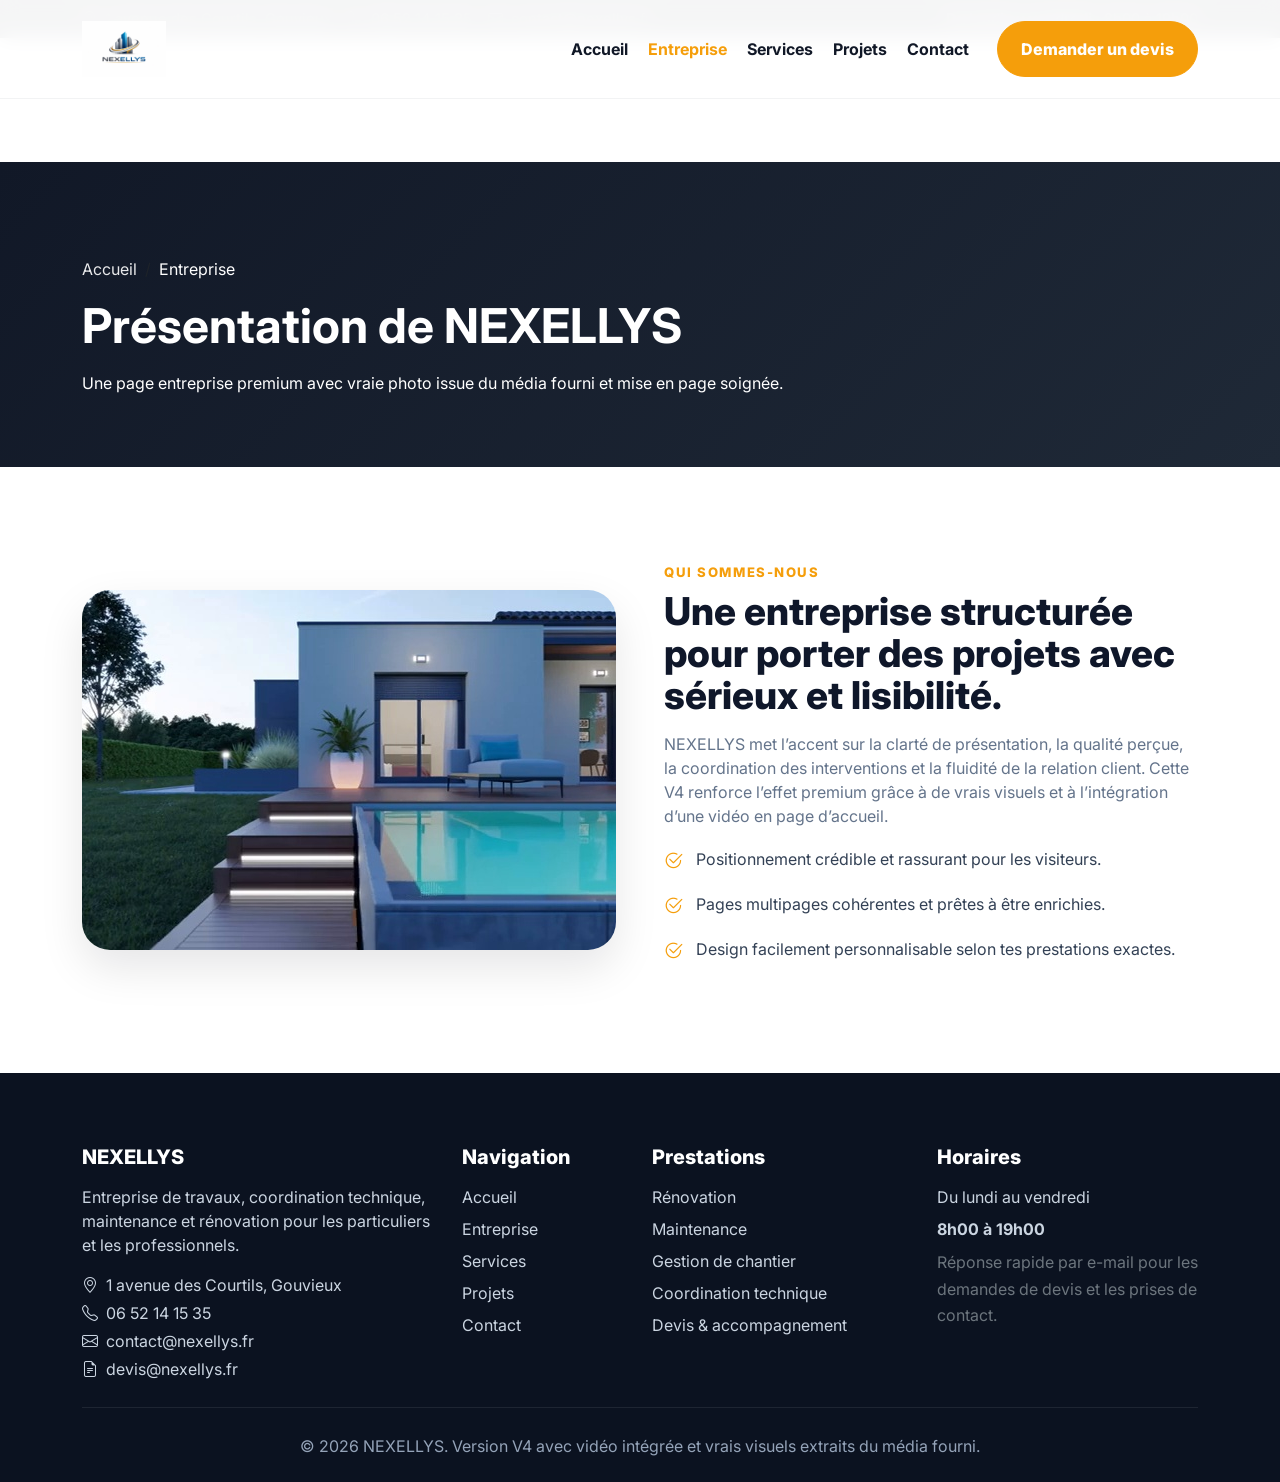
<file: about.html>
<!DOCTYPE html>
    <html lang="fr">
    <head>
      <meta charset="utf-8">
      <meta name="viewport" content="width=device-width, initial-scale=1">
      <title>NEXELLYS - Entreprise</title>
      <meta name="description" content="NEXELLYS - travaux, rénovation, coordination technique et maintenance.">
      <link rel="preconnect" href="https://fonts.googleapis.com">
      <link rel="preconnect" href="https://fonts.gstatic.com" crossorigin>
      <link href="https://fonts.googleapis.com/css2?family=Inter:wght@400;500;600;700;800&display=swap" rel="stylesheet">
      <link href="https://cdn.jsdelivr.net/npm/bootstrap@5.3.3/dist/css/bootstrap.min.css" rel="stylesheet">
      <link href="https://cdn.jsdelivr.net/npm/bootstrap-icons@1.11.3/font/bootstrap-icons.css" rel="stylesheet">
      <link href="assets/css/style.css" rel="stylesheet">
    </head>
    <body>
      <div class="topbar py-2">
        <div class="container d-flex flex-column flex-md-row justify-content-between gap-2">
          <div class="d-flex flex-wrap gap-3">
            <span><i class="bi bi-geo-alt me-2"></i>1 avenue des Courtils, Gouvieux</span>
            <span><i class="bi bi-telephone me-2"></i>06 52 14 15 35</span>
            <span><i class="bi bi-envelope me-2"></i>contact@nexellys.fr</span>
          </div>
          <div><strong>Du lundi au vendredi</strong> · 8h00 à 19h00</div>
        </div>
      </div>

      <header class="header fixed-top">
        <nav class="navbar navbar-expand-lg">
          <div class="container py-2">
            <a class="navbar-brand d-flex align-items-center gap-2" href="index.html">
              <img src="assets/img/nexellys.png" alt="Nexellys">
            </a>
            <button class="navbar-toggler" type="button" data-bs-toggle="collapse" data-bs-target="#mainNav">
              <span class="navbar-toggler-icon"></span>
            </button>
            <div class="collapse navbar-collapse" id="mainNav">
              <ul class="navbar-nav ms-auto align-items-lg-center gap-lg-1">
                <li class="nav-item"><a class="nav-link " href="index.html">Accueil</a></li>
                <li class="nav-item"><a class="nav-link active" href="about.html">Entreprise</a></li>
                <li class="nav-item"><a class="nav-link " href="services.html">Services</a></li>
                <li class="nav-item"><a class="nav-link " href="projects.html">Projets</a></li>
                <li class="nav-item"><a class="nav-link " href="contact.html">Contact</a></li>
                <li class="nav-item ms-lg-3"><a class="btn btn-brand" href="contact.html">Demander un devis</a></li>
              </ul>
            </div>
          </div>
        </nav>
      </header>


<section class="page-hero">
  <div class="container">
    <nav aria-label="breadcrumb">
      <ol class="breadcrumb mb-3">
        <li class="breadcrumb-item"><a href="index.html">Accueil</a></li>
        <li class="breadcrumb-item active text-white">Entreprise</li>
      </ol>
    </nav>
    <h1 class="display-5 fw-bold mb-3">Présentation de NEXELLYS</h1>
    <p class="mb-0 col-lg-8">Une page entreprise premium avec vraie photo issue du média fourni et mise en page soignée.</p>
  </div>
</section>

<section class="section">
  <div class="container">
    <div class="row align-items-center g-5">
      <div class="col-lg-6">
        <img class="media-photo" src="assets/img/photo-3.jpg" alt="Nexellys entreprise">
      </div>
      <div class="col-lg-6">
        <span class="section-subtitle">Qui sommes-nous</span>
        <h2 class="section-title">Une entreprise structurée pour porter des projets avec sérieux et lisibilité.</h2>
        <p class="section-description">NEXELLYS met l’accent sur la clarté de présentation, la qualité perçue, la coordination des interventions et la fluidité de la relation client. Cette V4 renforce l’effet premium grâce à de vrais visuels et à l’intégration d’une vidéo en page d’accueil.</p>
        <ul class="feature-list">
          <li><i class="bi bi-check2-circle"></i><span>Positionnement crédible et rassurant pour les visiteurs.</span></li>
          <li><i class="bi bi-check2-circle"></i><span>Pages multipages cohérentes et prêtes à être enrichies.</span></li>
          <li><i class="bi bi-check2-circle"></i><span>Design facilement personnalisable selon tes prestations exactes.</span></li>
        </ul>
      </div>
    </div>
  </div>
</section>


      <footer class="footer">
        <div class="container">
          <div class="row g-4">
            <div class="col-lg-4">
              <h5>NEXELLYS</h5>
              <p class="mb-3">Entreprise de travaux, coordination technique, maintenance et rénovation pour les particuliers et les professionnels.</p>
              <p class="mb-1"><i class="bi bi-geo-alt me-2"></i>1 avenue des Courtils, Gouvieux</p>
              <p class="mb-1"><i class="bi bi-telephone me-2"></i>06 52 14 15 35</p>
              <p class="mb-1"><i class="bi bi-envelope me-2"></i>contact@nexellys.fr</p>
              <p class="mb-0"><i class="bi bi-file-earmark-text me-2"></i>devis@nexellys.fr</p>
            </div>
            <div class="col-lg-2 col-md-4">
              <h5>Navigation</h5>
              <ul class="list-unstyled d-grid gap-2">
                <li><a href="index.html">Accueil</a></li>
                <li><a href="about.html">Entreprise</a></li>
                <li><a href="services.html">Services</a></li>
                <li><a href="projects.html">Projets</a></li>
                <li><a href="contact.html">Contact</a></li>
              </ul>
            </div>
            <div class="col-lg-3 col-md-4">
              <h5>Prestations</h5>
              <ul class="list-unstyled d-grid gap-2">
                <li>Rénovation</li>
                <li>Maintenance</li>
                <li>Gestion de chantier</li>
                <li>Coordination technique</li>
                <li>Devis & accompagnement</li>
              </ul>
            </div>
            <div class="col-lg-3 col-md-4">
              <h5>Horaires</h5>
              <p class="mb-2">Du lundi au vendredi</p>
              <p class="mb-2"><strong>8h00 à 19h00</strong></p>
              <p class="small-muted mb-0">Réponse rapide par e-mail pour les demandes de devis et les prises de contact.</p>
            </div>
          </div>
          <div class="copyright text-center">© 2026 NEXELLYS. Version V4 avec vidéo intégrée et vrais visuels extraits du média fourni.</div>
        </div>
      </footer>

      <script src="https://cdn.jsdelivr.net/npm/bootstrap@5.3.3/dist/js/bootstrap.bundle.min.js"></script>
      <script src="assets/js/main.js"></script>
    </body>
    </html>
</file>
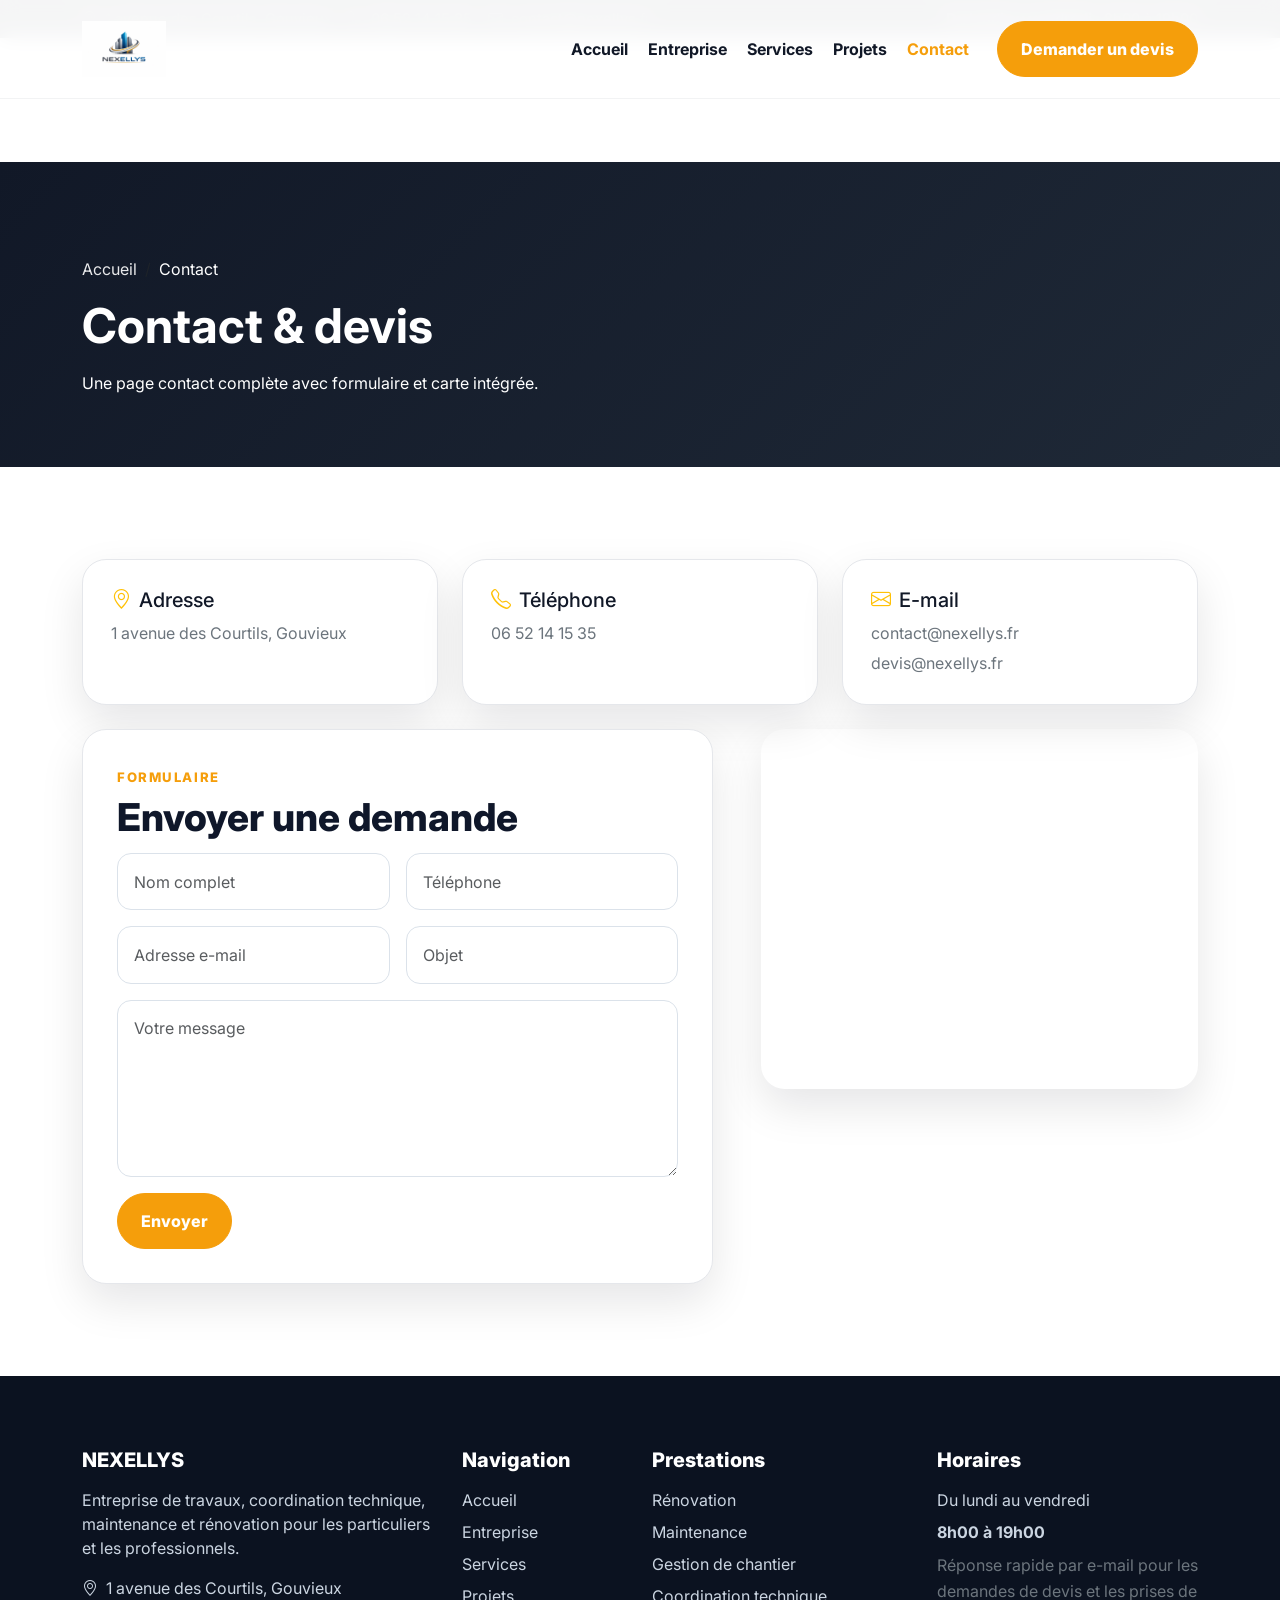
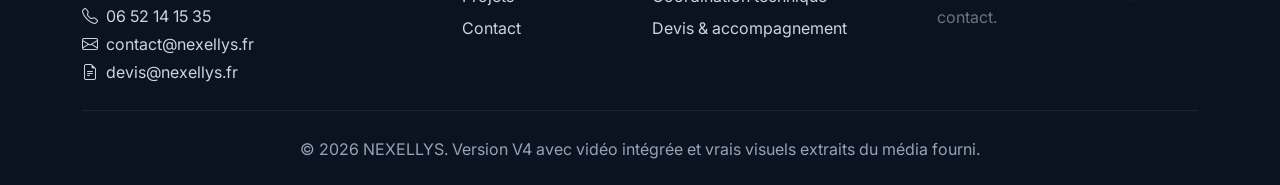
<file: contact.html>
<!DOCTYPE html>
    <html lang="fr">
    <head>
      <meta charset="utf-8">
      <meta name="viewport" content="width=device-width, initial-scale=1">
      <title>NEXELLYS - Contact</title>
      <meta name="description" content="NEXELLYS - travaux, rénovation, coordination technique et maintenance.">
      <link rel="preconnect" href="https://fonts.googleapis.com">
      <link rel="preconnect" href="https://fonts.gstatic.com" crossorigin>
      <link href="https://fonts.googleapis.com/css2?family=Inter:wght@400;500;600;700;800&display=swap" rel="stylesheet">
      <link href="https://cdn.jsdelivr.net/npm/bootstrap@5.3.3/dist/css/bootstrap.min.css" rel="stylesheet">
      <link href="https://cdn.jsdelivr.net/npm/bootstrap-icons@1.11.3/font/bootstrap-icons.css" rel="stylesheet">
      <link href="assets/css/style.css" rel="stylesheet">
    </head>
    <body>
      <div class="topbar py-2">
        <div class="container d-flex flex-column flex-md-row justify-content-between gap-2">
          <div class="d-flex flex-wrap gap-3">
            <span><i class="bi bi-geo-alt me-2"></i>1 avenue des Courtils, Gouvieux</span>
            <span><i class="bi bi-telephone me-2"></i>06 52 14 15 35</span>
            <span><i class="bi bi-envelope me-2"></i>contact@nexellys.fr</span>
          </div>
          <div><strong>Du lundi au vendredi</strong> · 8h00 à 19h00</div>
        </div>
      </div>

      <header class="header fixed-top">
        <nav class="navbar navbar-expand-lg">
          <div class="container py-2">
            <a class="navbar-brand d-flex align-items-center gap-2" href="index.html">
              <img src="assets/img/nexellys.png" alt="Nexellys">
            </a>
            <button class="navbar-toggler" type="button" data-bs-toggle="collapse" data-bs-target="#mainNav">
              <span class="navbar-toggler-icon"></span>
            </button>
            <div class="collapse navbar-collapse" id="mainNav">
              <ul class="navbar-nav ms-auto align-items-lg-center gap-lg-1">
                <li class="nav-item"><a class="nav-link " href="index.html">Accueil</a></li>
                <li class="nav-item"><a class="nav-link " href="about.html">Entreprise</a></li>
                <li class="nav-item"><a class="nav-link " href="services.html">Services</a></li>
                <li class="nav-item"><a class="nav-link " href="projects.html">Projets</a></li>
                <li class="nav-item"><a class="nav-link active" href="contact.html">Contact</a></li>
                <li class="nav-item ms-lg-3"><a class="btn btn-brand" href="contact.html">Demander un devis</a></li>
              </ul>
            </div>
          </div>
        </nav>
      </header>


<section class="page-hero">
  <div class="container">
    <nav aria-label="breadcrumb">
      <ol class="breadcrumb mb-3">
        <li class="breadcrumb-item"><a href="index.html">Accueil</a></li>
        <li class="breadcrumb-item active text-white">Contact</li>
      </ol>
    </nav>
    <h1 class="display-5 fw-bold mb-3">Contact & devis</h1>
    <p class="mb-0 col-lg-8">Une page contact complète avec formulaire et carte intégrée.</p>
  </div>
</section>

<section class="section">
  <div class="container">
    <div class="row g-4 mb-4">
      <div class="col-lg-4"><div class="contact-card"><h5><i class="bi bi-geo-alt me-2 text-warning"></i>Adresse</h5><p class="mb-0 small-muted">1 avenue des Courtils, Gouvieux</p></div></div>
      <div class="col-lg-4"><div class="contact-card"><h5><i class="bi bi-telephone me-2 text-warning"></i>Téléphone</h5><p class="mb-0 small-muted">06 52 14 15 35</p></div></div>
      <div class="col-lg-4"><div class="contact-card"><h5><i class="bi bi-envelope me-2 text-warning"></i>E-mail</h5><p class="mb-1 small-muted">contact@nexellys.fr</p><p class="mb-0 small-muted">devis@nexellys.fr</p></div></div>
    </div>
    <div class="row g-5">
      <div class="col-lg-7">
        <div class="quote-card">
          <span class="section-subtitle">Formulaire</span>
          <h2 class="section-title">Envoyer une demande</h2>
          <div class="row g-3">
            <div class="col-md-6"><input class="form-control" placeholder="Nom complet"></div>
            <div class="col-md-6"><input class="form-control" placeholder="Téléphone"></div>
            <div class="col-md-6"><input class="form-control" placeholder="Adresse e-mail"></div>
            <div class="col-md-6"><input class="form-control" placeholder="Objet"></div>
            <div class="col-12"><textarea class="form-control" rows="6" placeholder="Votre message"></textarea></div>
            <div class="col-12"><button class="btn btn-brand">Envoyer</button></div>
          </div>
        </div>
      </div>
      <div class="col-lg-5">
        <iframe class="map-embed" loading="lazy" allowfullscreen
          src="https://www.google.com/maps?q=1%20avenue%20des%20courtils%20Gouvieux&output=embed"></iframe>
      </div>
    </div>
  </div>
</section>


      <footer class="footer">
        <div class="container">
          <div class="row g-4">
            <div class="col-lg-4">
              <h5>NEXELLYS</h5>
              <p class="mb-3">Entreprise de travaux, coordination technique, maintenance et rénovation pour les particuliers et les professionnels.</p>
              <p class="mb-1"><i class="bi bi-geo-alt me-2"></i>1 avenue des Courtils, Gouvieux</p>
              <p class="mb-1"><i class="bi bi-telephone me-2"></i>06 52 14 15 35</p>
              <p class="mb-1"><i class="bi bi-envelope me-2"></i>contact@nexellys.fr</p>
              <p class="mb-0"><i class="bi bi-file-earmark-text me-2"></i>devis@nexellys.fr</p>
            </div>
            <div class="col-lg-2 col-md-4">
              <h5>Navigation</h5>
              <ul class="list-unstyled d-grid gap-2">
                <li><a href="index.html">Accueil</a></li>
                <li><a href="about.html">Entreprise</a></li>
                <li><a href="services.html">Services</a></li>
                <li><a href="projects.html">Projets</a></li>
                <li><a href="contact.html">Contact</a></li>
              </ul>
            </div>
            <div class="col-lg-3 col-md-4">
              <h5>Prestations</h5>
              <ul class="list-unstyled d-grid gap-2">
                <li>Rénovation</li>
                <li>Maintenance</li>
                <li>Gestion de chantier</li>
                <li>Coordination technique</li>
                <li>Devis & accompagnement</li>
              </ul>
            </div>
            <div class="col-lg-3 col-md-4">
              <h5>Horaires</h5>
              <p class="mb-2">Du lundi au vendredi</p>
              <p class="mb-2"><strong>8h00 à 19h00</strong></p>
              <p class="small-muted mb-0">Réponse rapide par e-mail pour les demandes de devis et les prises de contact.</p>
            </div>
          </div>
          <div class="copyright text-center">© 2026 NEXELLYS. Version V4 avec vidéo intégrée et vrais visuels extraits du média fourni.</div>
        </div>
      </footer>

      <script src="https://cdn.jsdelivr.net/npm/bootstrap@5.3.3/dist/js/bootstrap.bundle.min.js"></script>
      <script src="assets/js/main.js"></script>
    </body>
    </html>
</file>
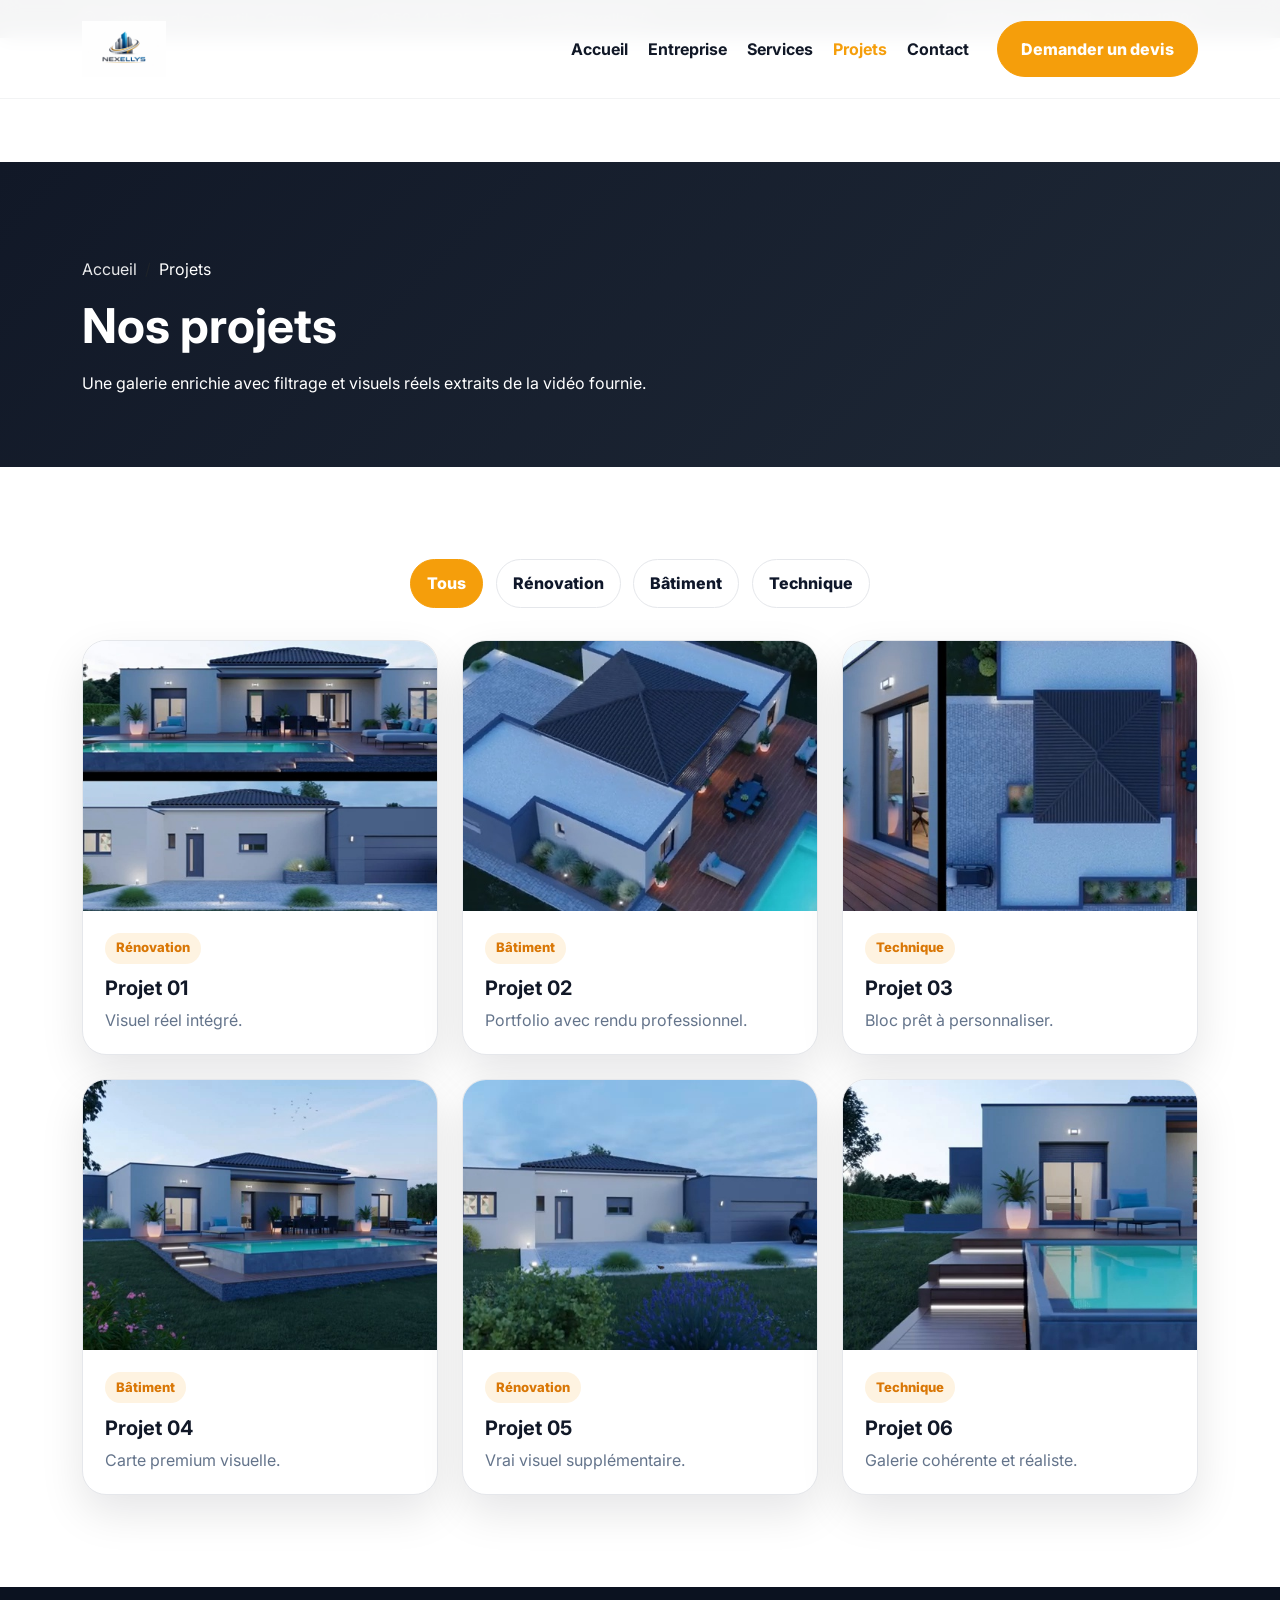
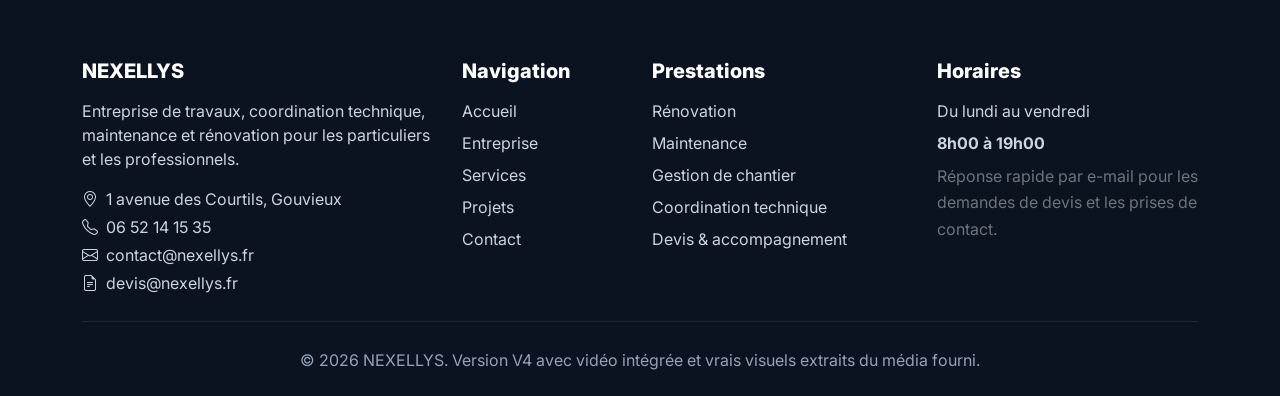
<file: projects.html>
<!DOCTYPE html>
    <html lang="fr">
    <head>
      <meta charset="utf-8">
      <meta name="viewport" content="width=device-width, initial-scale=1">
      <title>NEXELLYS - Projets</title>
      <meta name="description" content="NEXELLYS - travaux, rénovation, coordination technique et maintenance.">
      <link rel="preconnect" href="https://fonts.googleapis.com">
      <link rel="preconnect" href="https://fonts.gstatic.com" crossorigin>
      <link href="https://fonts.googleapis.com/css2?family=Inter:wght@400;500;600;700;800&display=swap" rel="stylesheet">
      <link href="https://cdn.jsdelivr.net/npm/bootstrap@5.3.3/dist/css/bootstrap.min.css" rel="stylesheet">
      <link href="https://cdn.jsdelivr.net/npm/bootstrap-icons@1.11.3/font/bootstrap-icons.css" rel="stylesheet">
      <link href="assets/css/style.css" rel="stylesheet">
    </head>
    <body>
      <div class="topbar py-2">
        <div class="container d-flex flex-column flex-md-row justify-content-between gap-2">
          <div class="d-flex flex-wrap gap-3">
            <span><i class="bi bi-geo-alt me-2"></i>1 avenue des Courtils, Gouvieux</span>
            <span><i class="bi bi-telephone me-2"></i>06 52 14 15 35</span>
            <span><i class="bi bi-envelope me-2"></i>contact@nexellys.fr</span>
          </div>
          <div><strong>Du lundi au vendredi</strong> · 8h00 à 19h00</div>
        </div>
      </div>

      <header class="header fixed-top">
        <nav class="navbar navbar-expand-lg">
          <div class="container py-2">
            <a class="navbar-brand d-flex align-items-center gap-2" href="index.html">
              <img src="assets/img/nexellys.png" alt="Nexellys">
            </a>
            <button class="navbar-toggler" type="button" data-bs-toggle="collapse" data-bs-target="#mainNav">
              <span class="navbar-toggler-icon"></span>
            </button>
            <div class="collapse navbar-collapse" id="mainNav">
              <ul class="navbar-nav ms-auto align-items-lg-center gap-lg-1">
                <li class="nav-item"><a class="nav-link " href="index.html">Accueil</a></li>
                <li class="nav-item"><a class="nav-link " href="about.html">Entreprise</a></li>
                <li class="nav-item"><a class="nav-link " href="services.html">Services</a></li>
                <li class="nav-item"><a class="nav-link active" href="projects.html">Projets</a></li>
                <li class="nav-item"><a class="nav-link " href="contact.html">Contact</a></li>
                <li class="nav-item ms-lg-3"><a class="btn btn-brand" href="contact.html">Demander un devis</a></li>
              </ul>
            </div>
          </div>
        </nav>
      </header>


<section class="page-hero">
  <div class="container">
    <nav aria-label="breadcrumb">
      <ol class="breadcrumb mb-3">
        <li class="breadcrumb-item"><a href="index.html">Accueil</a></li>
        <li class="breadcrumb-item active text-white">Projets</li>
      </ol>
    </nav>
    <h1 class="display-5 fw-bold mb-3">Nos projets</h1>
    <p class="mb-0 col-lg-8">Une galerie enrichie avec filtrage et visuels réels extraits de la vidéo fournie.</p>
  </div>
</section>

<section class="section">
  <div class="container">
    <div class="project-filters">
      <button class="active" data-filter="all">Tous</button>
      <button data-filter="renovation">Rénovation</button>
      <button data-filter="batiment">Bâtiment</button>
      <button data-filter="technique">Technique</button>
    </div>
    <div class="row g-4">
      <div class="col-lg-4 col-md-6 project-item" data-category="renovation"><div class="project-card"><img src="assets/img/photo-4.jpg" alt=""><div class="project-body"><span class="tag">Rénovation</span><h5 class="fw-bold">Projet 01</h5><p>Visuel réel intégré.</p></div></div></div>
      <div class="col-lg-4 col-md-6 project-item" data-category="batiment"><div class="project-card"><img src="assets/img/photo-5.jpg" alt=""><div class="project-body"><span class="tag">Bâtiment</span><h5 class="fw-bold">Projet 02</h5><p>Portfolio avec rendu professionnel.</p></div></div></div>
      <div class="col-lg-4 col-md-6 project-item" data-category="technique"><div class="project-card"><img src="assets/img/photo-6.jpg" alt=""><div class="project-body"><span class="tag">Technique</span><h5 class="fw-bold">Projet 03</h5><p>Bloc prêt à personnaliser.</p></div></div></div>
      <div class="col-lg-4 col-md-6 project-item" data-category="batiment"><div class="project-card"><img src="assets/img/photo-1.jpg" alt=""><div class="project-body"><span class="tag">Bâtiment</span><h5 class="fw-bold">Projet 04</h5><p>Carte premium visuelle.</p></div></div></div>
      <div class="col-lg-4 col-md-6 project-item" data-category="renovation"><div class="project-card"><img src="assets/img/photo-2.jpg" alt=""><div class="project-body"><span class="tag">Rénovation</span><h5 class="fw-bold">Projet 05</h5><p>Vrai visuel supplémentaire.</p></div></div></div>
      <div class="col-lg-4 col-md-6 project-item" data-category="technique"><div class="project-card"><img src="assets/img/photo-3.jpg" alt=""><div class="project-body"><span class="tag">Technique</span><h5 class="fw-bold">Projet 06</h5><p>Galerie cohérente et réaliste.</p></div></div></div>
    </div>
  </div>
</section>


      <footer class="footer">
        <div class="container">
          <div class="row g-4">
            <div class="col-lg-4">
              <h5>NEXELLYS</h5>
              <p class="mb-3">Entreprise de travaux, coordination technique, maintenance et rénovation pour les particuliers et les professionnels.</p>
              <p class="mb-1"><i class="bi bi-geo-alt me-2"></i>1 avenue des Courtils, Gouvieux</p>
              <p class="mb-1"><i class="bi bi-telephone me-2"></i>06 52 14 15 35</p>
              <p class="mb-1"><i class="bi bi-envelope me-2"></i>contact@nexellys.fr</p>
              <p class="mb-0"><i class="bi bi-file-earmark-text me-2"></i>devis@nexellys.fr</p>
            </div>
            <div class="col-lg-2 col-md-4">
              <h5>Navigation</h5>
              <ul class="list-unstyled d-grid gap-2">
                <li><a href="index.html">Accueil</a></li>
                <li><a href="about.html">Entreprise</a></li>
                <li><a href="services.html">Services</a></li>
                <li><a href="projects.html">Projets</a></li>
                <li><a href="contact.html">Contact</a></li>
              </ul>
            </div>
            <div class="col-lg-3 col-md-4">
              <h5>Prestations</h5>
              <ul class="list-unstyled d-grid gap-2">
                <li>Rénovation</li>
                <li>Maintenance</li>
                <li>Gestion de chantier</li>
                <li>Coordination technique</li>
                <li>Devis & accompagnement</li>
              </ul>
            </div>
            <div class="col-lg-3 col-md-4">
              <h5>Horaires</h5>
              <p class="mb-2">Du lundi au vendredi</p>
              <p class="mb-2"><strong>8h00 à 19h00</strong></p>
              <p class="small-muted mb-0">Réponse rapide par e-mail pour les demandes de devis et les prises de contact.</p>
            </div>
          </div>
          <div class="copyright text-center">© 2026 NEXELLYS. Version V4 avec vidéo intégrée et vrais visuels extraits du média fourni.</div>
        </div>
      </footer>

      <script src="https://cdn.jsdelivr.net/npm/bootstrap@5.3.3/dist/js/bootstrap.bundle.min.js"></script>
      <script src="assets/js/main.js"></script>
    </body>
    </html>
</file>
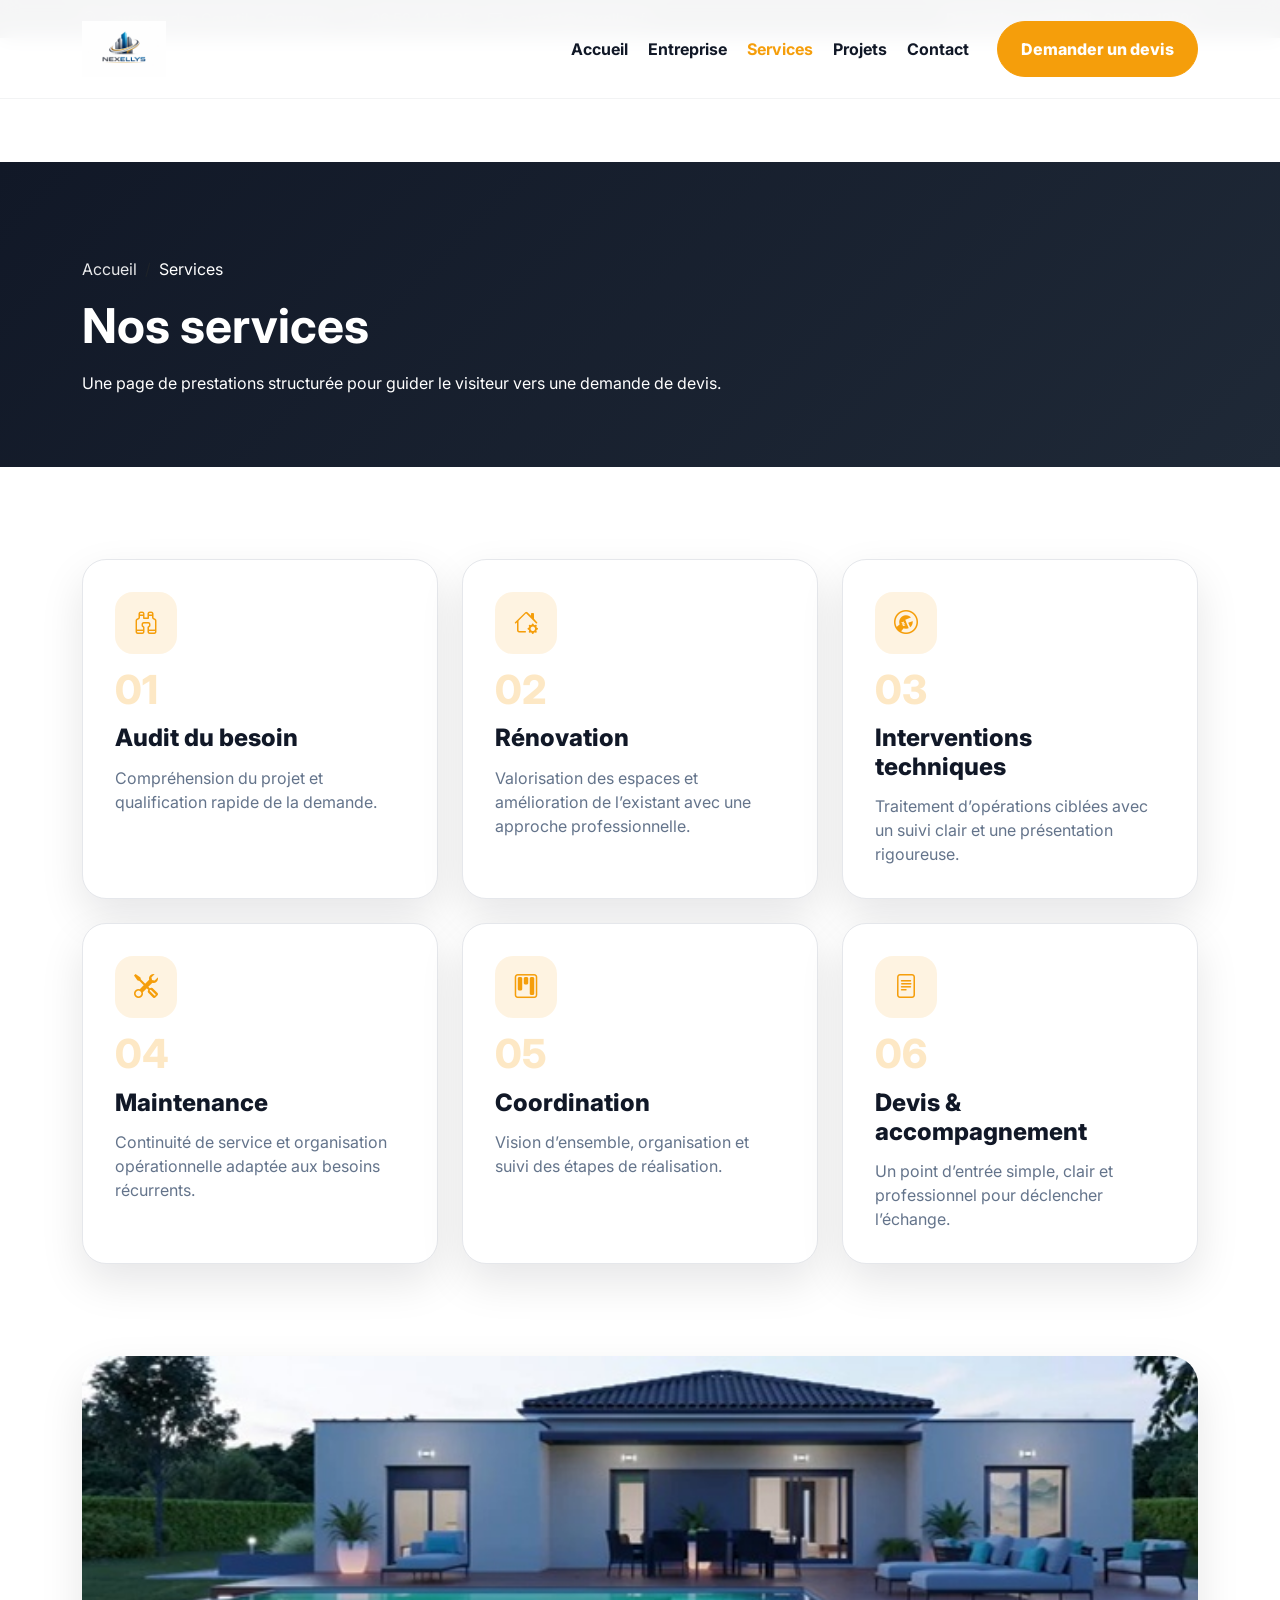
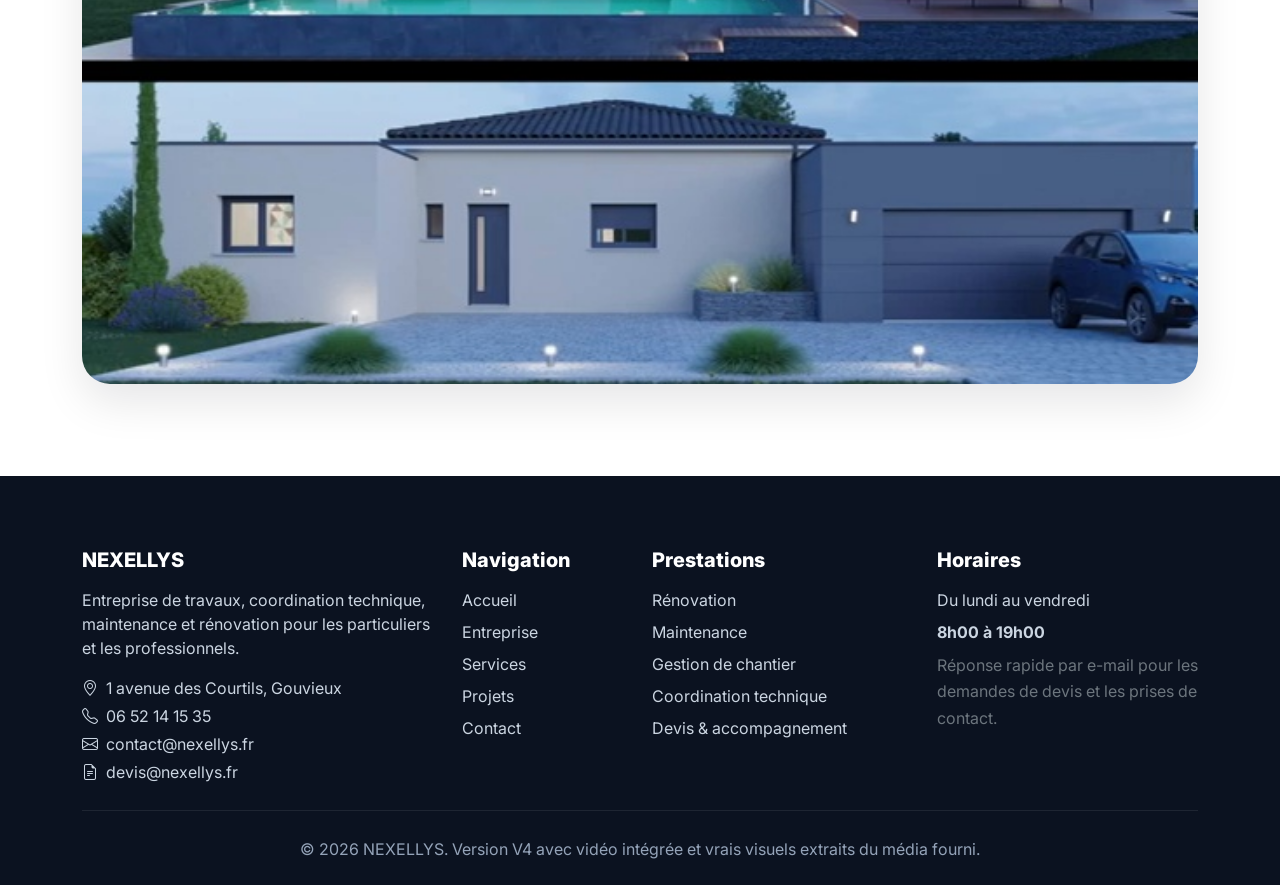
<file: services.html>
<!DOCTYPE html>
    <html lang="fr">
    <head>
      <meta charset="utf-8">
      <meta name="viewport" content="width=device-width, initial-scale=1">
      <title>NEXELLYS - Services</title>
      <meta name="description" content="NEXELLYS - travaux, rénovation, coordination technique et maintenance.">
      <link rel="preconnect" href="https://fonts.googleapis.com">
      <link rel="preconnect" href="https://fonts.gstatic.com" crossorigin>
      <link href="https://fonts.googleapis.com/css2?family=Inter:wght@400;500;600;700;800&display=swap" rel="stylesheet">
      <link href="https://cdn.jsdelivr.net/npm/bootstrap@5.3.3/dist/css/bootstrap.min.css" rel="stylesheet">
      <link href="https://cdn.jsdelivr.net/npm/bootstrap-icons@1.11.3/font/bootstrap-icons.css" rel="stylesheet">
      <link href="assets/css/style.css" rel="stylesheet">
    </head>
    <body>
      <div class="topbar py-2">
        <div class="container d-flex flex-column flex-md-row justify-content-between gap-2">
          <div class="d-flex flex-wrap gap-3">
            <span><i class="bi bi-geo-alt me-2"></i>1 avenue des Courtils, Gouvieux</span>
            <span><i class="bi bi-telephone me-2"></i>06 52 14 15 35</span>
            <span><i class="bi bi-envelope me-2"></i>contact@nexellys.fr</span>
          </div>
          <div><strong>Du lundi au vendredi</strong> · 8h00 à 19h00</div>
        </div>
      </div>

      <header class="header fixed-top">
        <nav class="navbar navbar-expand-lg">
          <div class="container py-2">
            <a class="navbar-brand d-flex align-items-center gap-2" href="index.html">
              <img src="assets/img/nexellys.png" alt="Nexellys">
            </a>
            <button class="navbar-toggler" type="button" data-bs-toggle="collapse" data-bs-target="#mainNav">
              <span class="navbar-toggler-icon"></span>
            </button>
            <div class="collapse navbar-collapse" id="mainNav">
              <ul class="navbar-nav ms-auto align-items-lg-center gap-lg-1">
                <li class="nav-item"><a class="nav-link " href="index.html">Accueil</a></li>
                <li class="nav-item"><a class="nav-link " href="about.html">Entreprise</a></li>
                <li class="nav-item"><a class="nav-link active" href="services.html">Services</a></li>
                <li class="nav-item"><a class="nav-link " href="projects.html">Projets</a></li>
                <li class="nav-item"><a class="nav-link " href="contact.html">Contact</a></li>
                <li class="nav-item ms-lg-3"><a class="btn btn-brand" href="contact.html">Demander un devis</a></li>
              </ul>
            </div>
          </div>
        </nav>
      </header>


<section class="page-hero">
  <div class="container">
    <nav aria-label="breadcrumb">
      <ol class="breadcrumb mb-3">
        <li class="breadcrumb-item"><a href="index.html">Accueil</a></li>
        <li class="breadcrumb-item active text-white">Services</li>
      </ol>
    </nav>
    <h1 class="display-5 fw-bold mb-3">Nos services</h1>
    <p class="mb-0 col-lg-8">Une page de prestations structurée pour guider le visiteur vers une demande de devis.</p>
  </div>
</section>

<section class="section">
  <div class="container">
    <div class="row g-4">
      <div class="col-lg-4 col-md-6"><div class="service-card"><div class="icon"><i class="bi bi-binoculars"></i></div><div class="num">01</div><h4>Audit du besoin</h4><p>Compréhension du projet et qualification rapide de la demande.</p></div></div>
      <div class="col-lg-4 col-md-6"><div class="service-card"><div class="icon"><i class="bi bi-house-gear"></i></div><div class="num">02</div><h4>Rénovation</h4><p>Valorisation des espaces et amélioration de l’existant avec une approche professionnelle.</p></div></div>
      <div class="col-lg-4 col-md-6"><div class="service-card"><div class="icon"><i class="bi bi-wrench-adjustable-circle"></i></div><div class="num">03</div><h4>Interventions techniques</h4><p>Traitement d’opérations ciblées avec un suivi clair et une présentation rigoureuse.</p></div></div>
      <div class="col-lg-4 col-md-6"><div class="service-card"><div class="icon"><i class="bi bi-tools"></i></div><div class="num">04</div><h4>Maintenance</h4><p>Continuité de service et organisation opérationnelle adaptée aux besoins récurrents.</p></div></div>
      <div class="col-lg-4 col-md-6"><div class="service-card"><div class="icon"><i class="bi bi-kanban"></i></div><div class="num">05</div><h4>Coordination</h4><p>Vision d’ensemble, organisation et suivi des étapes de réalisation.</p></div></div>
      <div class="col-lg-4 col-md-6"><div class="service-card"><div class="icon"><i class="bi bi-file-text"></i></div><div class="num">06</div><h4>Devis & accompagnement</h4><p>Un point d’entrée simple, clair et professionnel pour déclencher l’échange.</p></div></div>
    </div>
  </div>
</section>

<section class="section pt-0">
  <div class="container">
    <img class="media-photo" src="assets/img/photo-4.jpg" alt="Service Nexellys">
  </div>
</section>


      <footer class="footer">
        <div class="container">
          <div class="row g-4">
            <div class="col-lg-4">
              <h5>NEXELLYS</h5>
              <p class="mb-3">Entreprise de travaux, coordination technique, maintenance et rénovation pour les particuliers et les professionnels.</p>
              <p class="mb-1"><i class="bi bi-geo-alt me-2"></i>1 avenue des Courtils, Gouvieux</p>
              <p class="mb-1"><i class="bi bi-telephone me-2"></i>06 52 14 15 35</p>
              <p class="mb-1"><i class="bi bi-envelope me-2"></i>contact@nexellys.fr</p>
              <p class="mb-0"><i class="bi bi-file-earmark-text me-2"></i>devis@nexellys.fr</p>
            </div>
            <div class="col-lg-2 col-md-4">
              <h5>Navigation</h5>
              <ul class="list-unstyled d-grid gap-2">
                <li><a href="index.html">Accueil</a></li>
                <li><a href="about.html">Entreprise</a></li>
                <li><a href="services.html">Services</a></li>
                <li><a href="projects.html">Projets</a></li>
                <li><a href="contact.html">Contact</a></li>
              </ul>
            </div>
            <div class="col-lg-3 col-md-4">
              <h5>Prestations</h5>
              <ul class="list-unstyled d-grid gap-2">
                <li>Rénovation</li>
                <li>Maintenance</li>
                <li>Gestion de chantier</li>
                <li>Coordination technique</li>
                <li>Devis & accompagnement</li>
              </ul>
            </div>
            <div class="col-lg-3 col-md-4">
              <h5>Horaires</h5>
              <p class="mb-2">Du lundi au vendredi</p>
              <p class="mb-2"><strong>8h00 à 19h00</strong></p>
              <p class="small-muted mb-0">Réponse rapide par e-mail pour les demandes de devis et les prises de contact.</p>
            </div>
          </div>
          <div class="copyright text-center">© 2026 NEXELLYS. Version V4 avec vidéo intégrée et vrais visuels extraits du média fourni.</div>
        </div>
      </footer>

      <script src="https://cdn.jsdelivr.net/npm/bootstrap@5.3.3/dist/js/bootstrap.bundle.min.js"></script>
      <script src="assets/js/main.js"></script>
    </body>
    </html>
</file>
<file: assets/css/style.css>
:root{
  --primary:#f59e0b;
  --primary-dark:#d97706;
  --dark:#0f172a;
  --muted:#64748b;
  --surface:#ffffff;
  --surface-2:#f8fafc;
  --border:#e5e7eb;
  --shadow:0 18px 44px rgba(2, 6, 23, .10);
}
*{box-sizing:border-box}
html{scroll-behavior:smooth}
body{
  font-family: Inter, Arial, Helvetica, sans-serif;
  color:#111827;
  background:#fff;
}
a{text-decoration:none}
.topbar{
  background:#111827;
  color:#e5e7eb;
  font-size:.92rem;
}
.topbar a{color:#fff}
.logo{
  width: auto;
  height: auto;
}
.header{
  background:rgba(255,255,255,.96);
  backdrop-filter: blur(10px);
  box-shadow:0 1px 0 rgba(15,23,42,.05);
}
.navbar-brand img{height:56px}
.nav-link{
  color:#111827 !important;
  font-weight:700;
}
.nav-link.active,.nav-link:hover{color:var(--primary) !important}
.btn{
  display: inline-flex;
  align-items: center;
  justify-content: center;
}
.btn-brand{
  background:var(--primary);
  border-color:var(--primary);
  color:#fff;
  border-radius:999px;
  padding:.92rem 1.45rem;
  font-weight:800;
}
.btn-brand:hover{
  background:var(--primary-dark);
  border-color:var(--primary-dark);
  color:#fff;
}
.btn-outline-light.rounded-pill{font-weight:700}
.section{padding:92px 0}
.section-header{margin-bottom:46px}
.section-subtitle{
  display:inline-block;
  color:var(--primary);
  font-weight:800;
  letter-spacing:.12em;
  text-transform:uppercase;
  font-size:.82rem;
}
.section-title{
  font-size:clamp(1.9rem, 3vw, 2.6rem);
  line-height:1.1;
  font-weight:800;
  color:var(--dark);
  margin:.45rem 0 .95rem;
}
.section-description{
  color:var(--muted);
  max-width:760px;
}
.hero{
  position:relative;
  margin-top:124px;
}
.hero-video-wrap{
  position:relative;
  min-height:88vh;
  overflow:hidden;
}
.hero-video{
  position:absolute;
  inset:0;
  width:100%;
  height:100%;
  object-fit:cover;
  filter: brightness(1.25) contrast(1.1);
}
.hero-overlay{
  position:absolute;
  inset:0;
  background:linear-gradient(90deg, rgba(2,6,23,0.35), rgba(2,6,23,0.15));
}
.hero-content{
  position:relative;
  z-index:2;
  min-height:88vh;
  display:flex;
  align-items:center;
  justify-content:center;
  text-align:center;
}
.hero-badge{
  display:inline-flex;
  align-items:center;
  gap:.55rem;
  background:rgba(255,255,255,.13);
  color:#fff;
  border:1px solid rgba(255,255,255,.15);
  padding:.55rem .85rem;
  border-radius:999px;
  margin-bottom:1rem;
  font-weight:700;
}
.hero h1{
  font-size:clamp(3rem, 8vw, 7rem);
  font-weight:900;
  line-height:1.02;
  font-family: 'Orbitron', sans-serif;
  text-shadow: 0 0 20px rgba(72,202,228,0.25);


  background: linear-gradient(
    90deg,
    #00b4d8 0%,
    #1ec2e0 10%,
    #48cae4 20%,
    #6fd6ea 30%,
    #90e0ef 40%,
    #74d9ed 50%,
    #48cae4 60%,
    #2a9fde 70%,
    #0077b6 80%,
    #0096c7 90%,
    #00b4d8 100%
  );

  background-size: 300% 100%;

  -webkit-background-clip: text;
  -webkit-text-fill-color: transparent;
  background-clip: text;
  color: transparent;

  animation: waveFlow 7s linear infinite;
}
.hero p{
  color:#e5e7eb;
  font-size:clamp(1rem, 4vw, 3rem);
  max-width:690px;
  margin: 0 auto;
  text-align: center;
}
.hero-strip{
  margin-top:-48px;
  position:relative;
  z-index:3;
}
.hero-strip .card{
  border:0;
  border-radius:22px;
  box-shadow:var(--shadow);
}
.info-card,.service-card,.testimonial-card,.team-card,.contact-card,.quote-card,.project-card{
  background:#fff;
  border:1px solid var(--border);
  border-radius:24px;
  box-shadow:var(--shadow);
}
.info-card,.contact-card,.testimonial-card,.team-card{padding:28px;height:100%}
.info-card .icon,.service-card .icon{
  width:62px;height:62px;border-radius:18px;
  display:grid;place-items:center;
  background:rgba(245,158,11,.12);
  color:var(--primary);
  font-size:1.5rem;
  margin-bottom:1rem;
}
.service-card{
  padding:32px;
  height:100%;
  transition:transform .25s ease, box-shadow .25s ease;
}
.service-card:hover{
  transform:translateY(-6px);
  box-shadow:0 22px 52px rgba(2,6,23,.14);
}
.service-card .num{
  color:rgba(245,158,11,.24);
  font-size:2.5rem;
  font-weight:800;
  line-height:1;
}
.service-card h4{margin:.9rem 0 .8rem;font-weight:800}
.service-card p{color:var(--muted);margin:0}
.media-photo{
  width:100%;
  height:100%;
  min-height:360px;
  object-fit:cover;
  border-radius:28px;
  box-shadow:var(--shadow);
}
.feature-list{
  list-style:none; padding:0; margin:1.2rem 0 0;
}
.feature-list li{
  display:flex; gap:.8rem; margin-bottom:1rem; color:#334155;
}
.feature-list i{color:var(--primary); font-size:1.2rem}
.stats{
  background:linear-gradient(135deg, #111827 0%, #1f2937 100%);
  color:#fff;
}
.stat-item{text-align:center;padding:24px 18px}
.stat-item .value{font-size:2.8rem;font-weight:800;line-height:1}
.stat-item .label{color:#cbd5e1;margin-top:.55rem}
.project-filters{
  display:flex; flex-wrap:wrap; gap:.8rem; justify-content:center;
  margin-bottom:2rem;
}
.project-filters button{
  border:1px solid var(--border); background:#fff; color:#0f172a;
  border-radius:999px; padding:.72rem 1rem; font-weight:800;
}
.project-filters button.active,.project-filters button:hover{
  background:var(--primary); color:#fff; border-color:var(--primary);
}
.project-card{overflow:hidden;height:100%}
.project-card img{
  width:100%;
  height:270px;
  object-fit:cover;
  display:block;
}
.project-card .project-body{padding:22px}
.project-card .tag{
  display:inline-block;
  background:rgba(245,158,11,.12);
  color:var(--primary-dark);
  padding:.35rem .7rem;
  border-radius:999px;
  font-size:.82rem;
  font-weight:800;
  margin-bottom:.8rem;
}
.project-card p{color:var(--muted);margin:0}
.quote-section{background:var(--surface-2)}
.quote-card{padding:34px}
.form-control,.form-select{
  border-radius:14px;
  padding:.98rem 1rem;
  border:1px solid #dbe2ea;
}
.form-control:focus,.form-select:focus{
  border-color:#f59e0b;
  box-shadow:0 0 0 .25rem rgba(245,158,11,.14);
}
.team-card img{
  width:100%;
  height:260px;
  object-fit:cover;
  border-radius:18px;
  margin-bottom:1rem;
}
.team-role{color:var(--primary);font-weight:700}
.page-hero{
  margin-top:124px;
  padding:95px 0 72px;
  background:linear-gradient(135deg, #111827 0%, #1f2937 100%);
  color:#fff;
}
.breadcrumb a{color:#fff; opacity:.9}
.map-embed{
  width:100%;
  min-height:360px;
  border:0;
  border-radius:24px;
  box-shadow:var(--shadow);
}
.footer{
  background:#0b1220;
  color:#cbd5e1;
  padding:72px 0 24px;
}
.footer h5{color:#fff;font-weight:800;margin-bottom:1rem}
.footer a{color:#cbd5e1}
.footer .copyright{
  padding-top:26px;
  margin-top:26px;
  border-top:1px solid rgba(255,255,255,.08);
  color:#94a3b8;
}
.small-muted{color:var(--muted)}
@media (max-width:991.98px){
  .hero{margin-top:110px}
  .hero-video-wrap,.hero-content{min-height:78vh}
  .hero-strip{margin-top:-28px}
}
@keyframes waveFlow {
  0% {
    background-position: 0% 50%;
  }
  100% {
    background-position: 300% 50%;
  }
}
.carousel-shell {
  position: relative;
}

.carousel-wrapper {
  overflow: hidden;
  position: relative;
  width: 100%;
  cursor: grab;
  user-select: none;
  touch-action: pan-y;
}

.carousel-wrapper.dragging {
  cursor: grabbing;
}

.carousel-wrapper.dragging .premium-card {
  pointer-events: none;
}

.carousel-track {
  display: flex;
  gap: 24px;
  width: max-content;
  will-change: transform;
  align-items: stretch;
  padding: 10px 0;
}

.scroll-item {
  flex: 0 0 85%;
}

@media (min-width: 768px) {
  .scroll-item {
    flex: 0 0 320px;
  }
}

@media (min-width: 1200px) {
  .scroll-item {
    flex: 0 0 360px;
  }
}

.premium-card {
  height: 100%;
  background: linear-gradient(180deg, #ffffff 0%, #fbfbfb 100%);
  border: 1px solid rgba(0, 0, 0, 0.06);
  border-radius: 22px;
  padding: 30px 24px;
  box-shadow: 0 10px 30px rgba(0, 0, 0, 0.04);
  transition: transform 0.35s ease, box-shadow 0.35s ease, opacity 0.35s ease;
  transform: scale(0.96);
  opacity: 0.82;
  user-select: none;
}

.premium-card.is-active {
  transform: scale(1);
  opacity: 1;
  box-shadow: 0 22px 50px rgba(0, 0, 0, 0.10);
}

.premium-card:hover {
  transform: translateY(-6px) scale(1.01);
  box-shadow: 0 26px 60px rgba(0, 0, 0, 0.12);
  opacity: 1;
}

.premium-card .icon {
  width: 58px;
  height: 58px;
  border-radius: 16px;
  display: inline-flex;
  align-items: center;
  justify-content: center;
  margin-bottom: 18px;
  font-size: 22px;
  background: linear-gradient(135deg, #f8f9fa 0%, #eef1f4 100%);
  box-shadow: inset 0 1px 0 rgba(255,255,255,0.8);
}

.premium-card h5 {
  margin-bottom: 10px;
  font-size: 1.05rem;
}

.small-muted {
  color: #6c757d;
  line-height: 1.65;
}

.scroll-btn {
  width: 44px;
  height: 44px;
  border: 1px solid rgba(0,0,0,0.08);
  background: #fff;
  border-radius: 50%;
  display: inline-flex;
  align-items: center;
  justify-content: center;
  transition: all 0.25s ease;
  cursor: pointer;
  box-shadow: 0 8px 18px rgba(0,0,0,0.05);
}

.scroll-btn:hover {
  transform: translateY(-2px);
  box-shadow: 0 14px 28px rgba(0,0,0,0.10);
}

.fade {
  position: absolute;
  top: 0;
  bottom: 0;
  width: 90px;
  z-index: 3;
  pointer-events: none;
}

.fade-left {
  left: 0;
  background: linear-gradient(to right, #fff 0%, rgba(255,255,255,0) 100%);
}

.fade-right {
  right: 0;
  background: linear-gradient(to left, #fff 0%, rgba(255,255,255,0) 100%);
}

@media (max-width: 767px) {
  .fade {
    width: 35px;
  }
}
</file>
